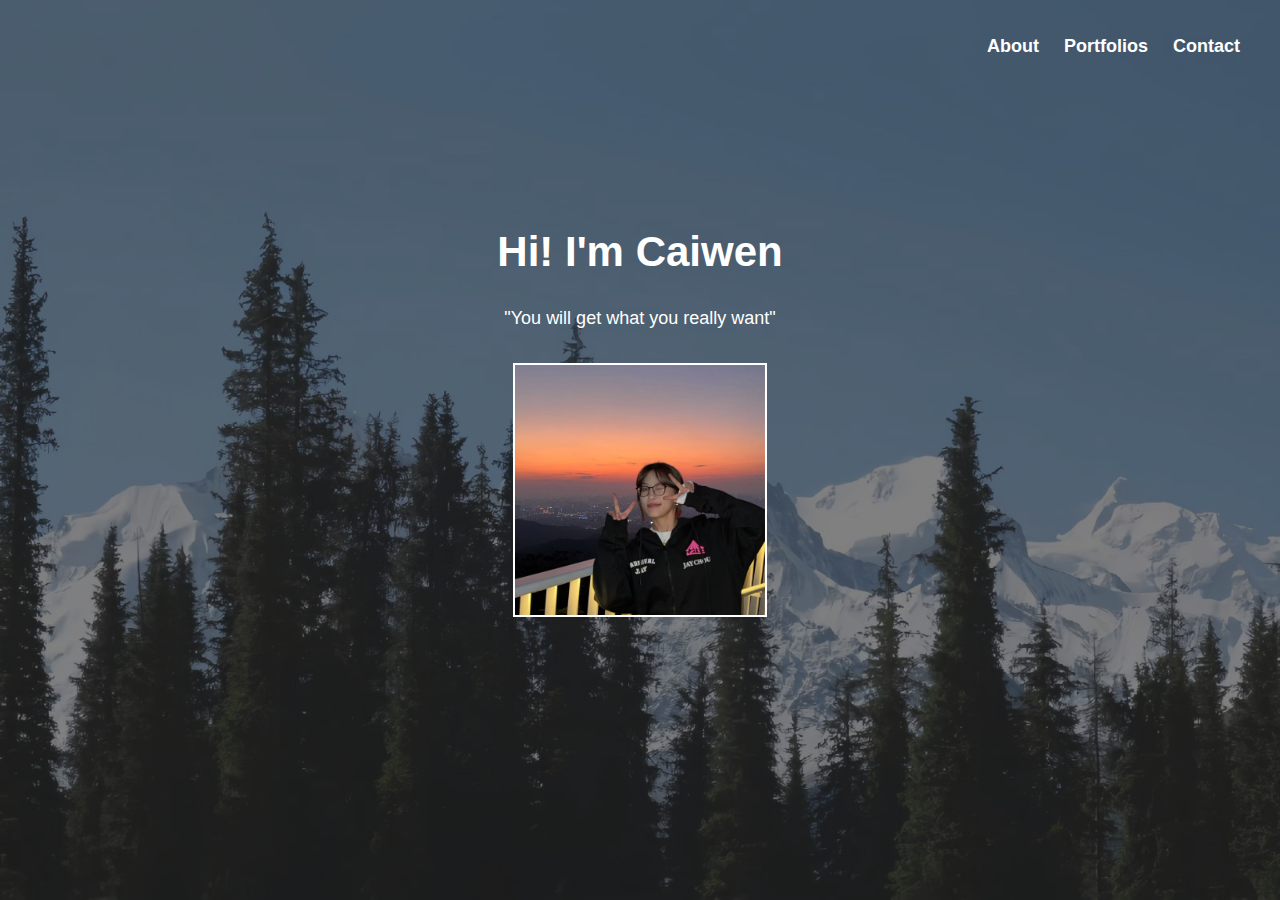
<file: index.html>
<!DOCTYPE html>
<html lang="en">
<head>
  <meta charset="UTF-8" />
  <meta name="viewport" content="width=device-width, initial-scale=1.0"/>
  <title>Caiwen | Portfolio</title>
  <link rel="stylesheet" href="style.css" />
</head>
<body>
  <div class="overlay">
    <!-- Navigation Bar -->
    <nav>
      <ul>
        <li><a href="about.html">About</a></li>
        <li><a href="portfolio.html">Portfolios</a></li>
        <li><a href="contact.html">Contact</a></li>
      </ul>
    </nav>

    <!-- Self Introduction -->
    <main>
      <h1>Hi! I'm Caiwen</h1>
      <p>
        "You will get what you really want"
      </p>
      <img src="assets/selfie2.jpg" alt="Caiwen's Photo" class="profile-pic" />
    </main>
  </div>
</body>
</html>
</file>
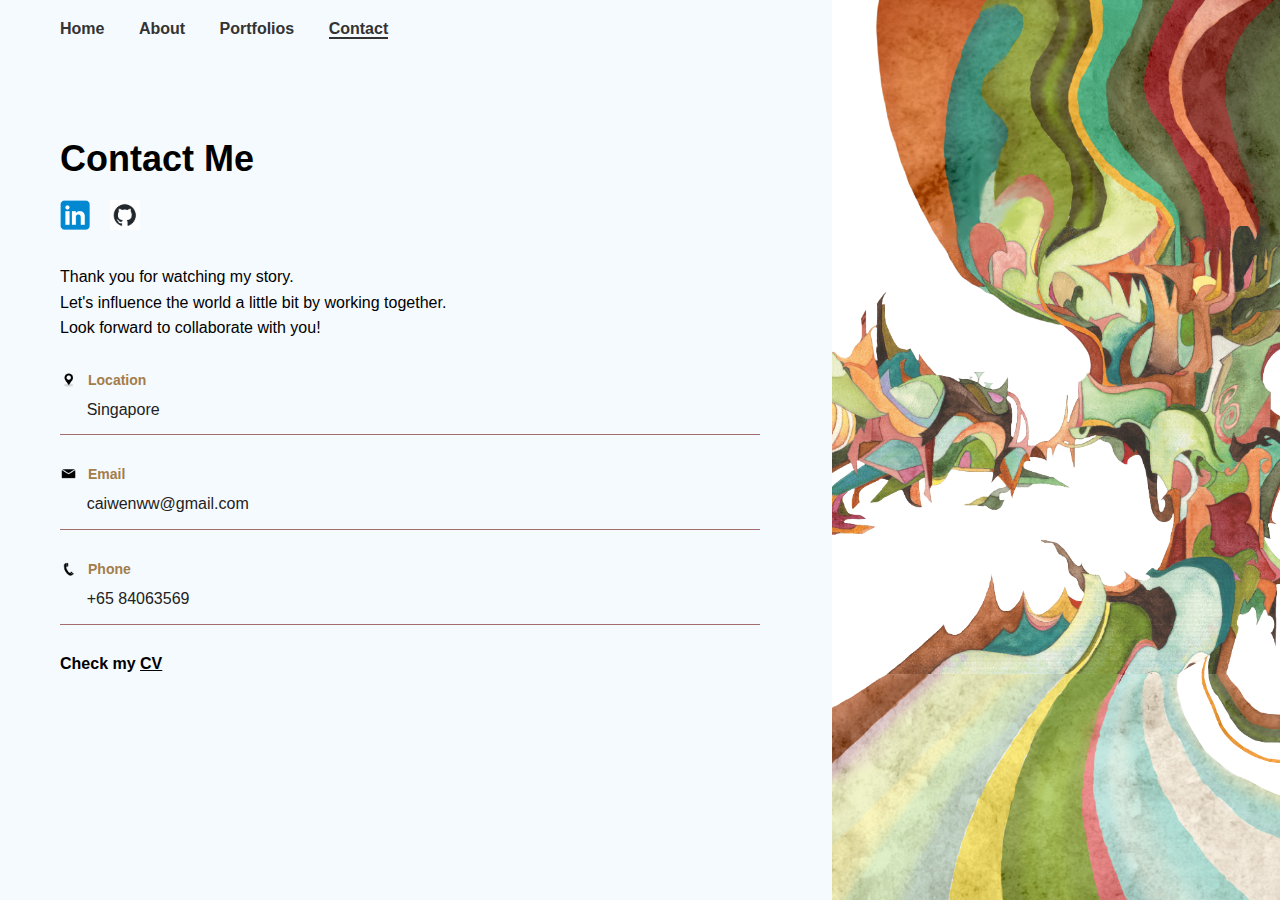
<file: contact.html>
<!DOCTYPE html>
<html lang="en">
<head>
  <meta charset="UTF-8" />
  <meta name="viewport" content="width=device-width, initial-scale=1.0"/>
  <title>Contact</title>
  <link rel="stylesheet" href="contact.css" />
</head>
<body>
  <!-- 背景图容器 -->
  <div class="right-bg"></div>

<!-- 导航栏 -->
  <header class="top-bar">
    <nav class="nav-left">
      <a href="index.html">Home</a>
      <a href="about.html">About</a>
      <a href="portfolio.html">Portfolios</a>
      <a href="contact.html" class="active">Contact</a>
    </nav>
  </header>

  <!-- 内容层 -->
  <div class="main-content">

    <!-- 联系板块 -->
    <section class="contact-section">
      <h1>Contact Me</h1>

      <!-- 社交图标 -->
      <div class="social-icons">
        <a href="https://www.linkedin.com/in/caiwen-wang-5b49972b8/" target="_blank">
          <img src="assets/linkedin.png" alt="LinkedIn">
        </a>
        <a href="https://github.com/caiwenww" target="_blank">
          <img src="assets/github.jpg" alt="GitHub">
        </a>
      </div>

      <!-- 介绍语 -->
      <p class="intro">
        Thank you for watching my story.<br>
        Let's influence the world a little bit by working together.<br>
        Look forward to collaborate with you!
      </p>

      <!-- 联系方式 -->
      <div class="info-item">
        <div class="info-label">
          <img src="assets/location.png" alt="Location">
          <span class="label-title">Location</span>
        </div>
        <p class="info-content">&nbsp;&nbsp;&nbsp;&nbsp;&nbsp;&nbsp;Singapore</p>
      </div>

      <div class="info-item">
        <div class="info-label">
          <img src="assets/email.png" alt="Email">
          <span class="label-title">Email</span>
        </div>
        <p class="info-content">&nbsp;&nbsp;&nbsp;&nbsp;&nbsp;&nbsp;caiwenww@gmail.com</p>
      </div>

      <div class="info-item">
        <div class="info-label">
          <img src="assets/phone.png" alt="Phone">
          <span class="label-title">Phone</span>
      </div>
      <p class="info-content">&nbsp;&nbsp;&nbsp;&nbsp;&nbsp;&nbsp;+65 84063569</p>
      </div>


      <!-- 下载CV -->
      <div class="cv-link">
        <a href="assets/my_cv.pdf" download>Check my <u>CV</u></a>
      </div>
    </section>
  </div>
</body>
</html>
</file>
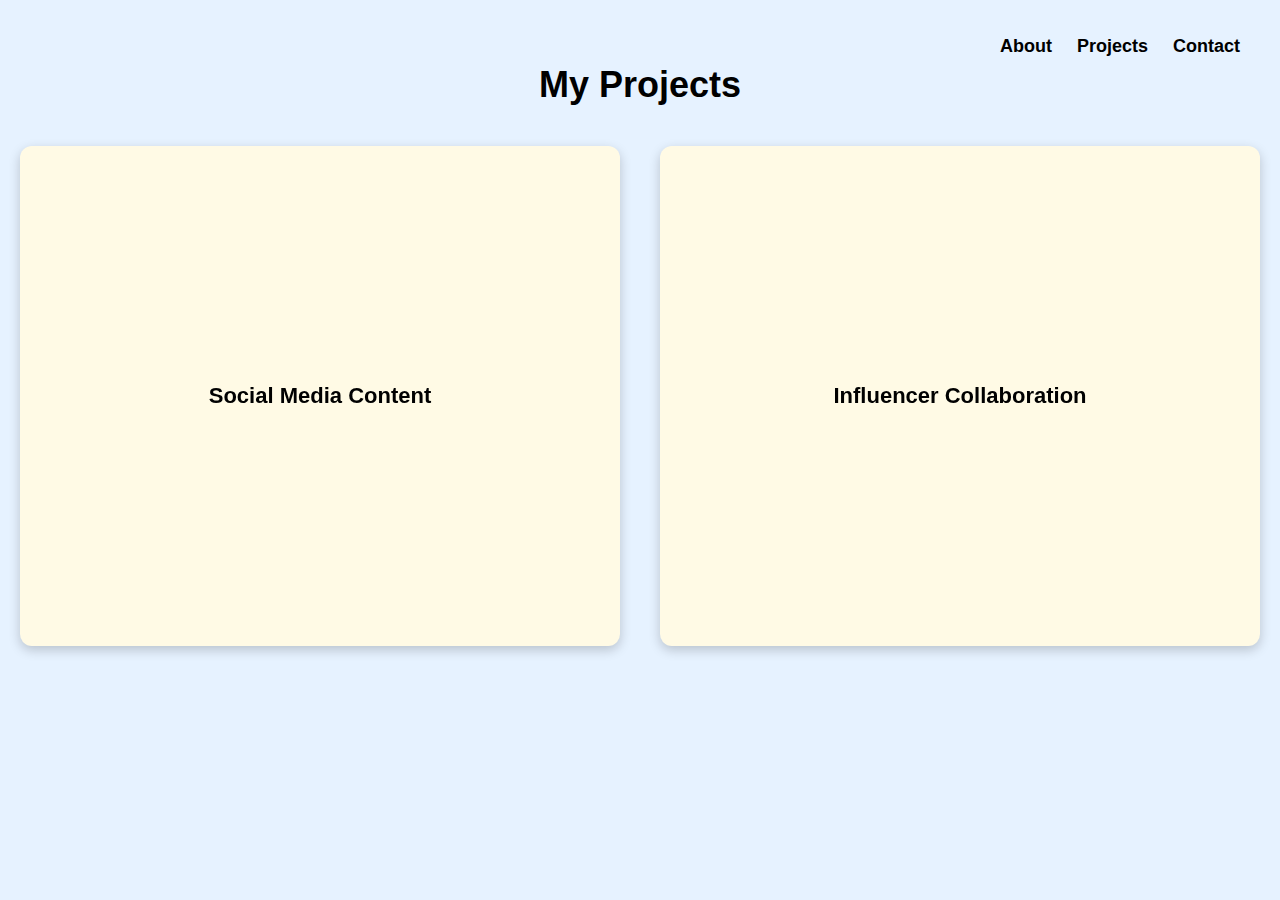
<file: projects.html>
<!DOCTYPE html>
<html lang="en">
<head>
  <meta charset="UTF-8">
  <meta name="viewport" content="width=device-width, initial-scale=1.0">
  <title>My Projects</title>
  <link rel="stylesheet" href="projects.css">
</head>
<body>
    <!-- 导航栏 -->
    <nav>
      <ul>
        <li><a href="#about">About</a></li>
        <li><a href="#projects.html">Projects</a></li>
        <li><a href="#contact">Contact</a></li>
      </ul>
    </nav>
  <h1 class="page-title">My Projects</h1>

  <div class="project-sections">
    <!-- Section: Social Media Content -->
    <div class="project-card">
      <div class="card-front" onclick="flipCard(this)">
        <h2>Social Media Content</h2>
      </div>
      <div class="card-back" onclick="flipCard(this)">
        <h3>At 7am</h3>
        <div class="video-thumbnails">
          <a href="https://www.instagram.com/p/DGu-QFtvdeQ/" target="_blank"><img src="assets/7am-vid1.png" alt="vid1"></a>
          <a href="https://www.instagram.com/p/DHdaFCsPuUf/" target="_blank"><img src="assets/7am-vid2.png" alt="vid2"></a>
          <a href="https://www.instagram.com/p/DI3fkuTPGdZ/" target="_blank"><img src="assets/7am-vid3.png" alt="vid3"></a>
        </div>
        <h3>At Sansi</h3>
        <div class="video-thumbnails">
          <a href="https://www.instagram.com/p/C1zCAB3vUXR/" target="_blank"><img src="assets/sansi-vid1.png" alt="vid4"></a>
          <a href="https://www.instagram.com/p/C2pk89rvlfw/?img_index=1" target="_blank"><img src="assets/sansi-vid2.png" alt="vid5"></a>
          <a href="https://www.instagram.com/p/C06GdQcukdB/" target="_blank"><img src="assets/sansi-vid3.png" alt="vid6"></a>
        </div>
        <h3>At JJ's House</h3>
        <div class="video-thumbnails">
          <a href="https://www.tiktok.com/@jjshouseofficial/video/7160953539647376641" target="_blank"><img src="assets/JJS-vid1.png" alt="vid4"></a>
          <a href="https://www.tiktok.com/@jjshouseofficial/video/7242611781259136258" target="_blank"><img src="assets/JJS-vid2.png" alt="vid5"></a>
          <a href="https://www.tiktok.com/@jjshouseofficial/video/7243610225633152274" target="_blank"><img src="assets/JJS-vid3.png" alt="vid6"></a>
        </div>
      </div>
    </div>

    <!-- Section: Influencer Collaboration -->
    <div class="project-card">
      <div class="card-front" onclick="flipCard(this)">
        <h2>Influencer Collaboration</h2>
      </div>
      <div class="card-back" onclick="flipCard(this)">
        <h3>At Sansi</h3>
        <div class="video-thumbnails">
          <a href="https://www.instagram.com/p/C1cLx_tsh2r/" target="_blank"><img src="assets/vid1-influencer-sansi.png" alt="vid7"></a>
          <a href="https://www.youtube.com/watch?v=k7J0p9xbVH8" target="_blank"><img src="assets/vid2-influencer-sansi.png" alt="vid8"></a>
          <a href="https://www.tiktok.com/@juni.plants/video/7343807254954528042" target="_blank"><img src="assets/vid3-influencer-sansi.png" alt="vid9"></a>
        </div>
        <h3>At JJ's House</h3>
        <div class="video-thumbnails">
          <a href="https://www.tiktok.com/@haley__robinson/video/7198665697054985514" target="_blank"><img src="assets/vid1-jjs.png" alt="vid10"></a>
          <a href="https://www.tiktok.com/@shilanshoko/video/7078525480164527365" target="_blank"><img src="assets/vid2-jjs.png" alt="vid11"></a>
          <a href="https://www.tiktok.com/@morganrudgexx/video/7211554345475935493" target="_blank"><img src="assets/vid3-jjs.png" alt="vid12"></a>
        </div>
      </div>
    </div>
  </div>

  <script>
    function flipCard(element) {
      const card = element.parentElement;
      card.classList.toggle('flipped');
    }
  </script>
</body>
</html>
</file>
<file: style.css>
/* background img */
body {
  margin: 0;
  padding: 0;
  background-image: url("assets/background.jpg"); 
  background-size: cover;
  background-position: center;
  font-family: Arial, sans-serif;
  color: white;
}

/* 背景遮罩 */
.overlay {
  background-color: rgba(45, 45, 45, 0.6);
  min-height: 100vh;
  width: 100%;
  padding: 20px;
  box-sizing: border-box;
}

/* 导航栏样式 */
nav {
  position: absolute;
  top: 20px;
  right: 40px;
}

nav ul {
  list-style: none;
  display: flex;
  gap: 25px;
}

nav a {
  text-decoration: none;
  color: white;
  font-weight: bold;
  font-size: 18px;
}

/* 自我介绍样式 */
main {
  display: flex;
  flex-direction: column;
  align-items: center;
  margin-top: 20vh;
  text-align: center;
}

main h1 {
  font-size: 42px;
  margin-bottom: 10px;
}

main p {
  font-size: 18px;
  line-height: 1.6;
  max-width: 600px;
  margin-bottom: 30px;
}

/* 个人照片 */
.profile-pic {
  width: 250px;
  height: 250px;
  object-fit: cover;
  display: block;
  border: 2px solid rgb(255, 255, 255);
}
</file>
<file: contact.css>
body {
  margin: 0;
  font-family: Arial, sans-serif;
  background-color: #f5faff;
}

.top-bar {
  display: flex;
  justify-content: space-between;
  align-items: flex-start;
  padding: 20px 60px;
  position: relative;
  z-index: 2;
}

.nav-left a {
  margin-right: 30px;
  text-decoration: none;
  color: #333;
  font-weight: bold;
}

.nav-left a.active {
  border-bottom: 2px solid #333;
}

/* 背景图铺满右侧 */
.right-bg {
  position: absolute;
  top: 0;
  right: 0;
  width: 35vw;
  height: 100vh;
  background-image: url("assets/nujabes.png");
  background-size: cover;
  background-position: center;
  z-index: 0;
}

/* 主体内容 */
.main-content {
  position: relative;
  z-index: 1;
  max-width: 700px;
  padding: 40px 60px;
}

.contact-section h1 {
  font-size: 36px;
  margin: 40px 0 20px;
}

.social-icons {
  display: flex;
  gap: 20px;
  margin-bottom: 30px;
}

.social-icons img {
  width: 30px;
  height: 30px;
}

/* 介绍语 */
.intro {
  font-size: 16px;
  line-height: 1.6;
  margin-bottom: 30px;
}

/* 联系方式 */
.contact-info {
  margin-top: 40px;
}

.info-item {
  margin-bottom: 30px;
  border-bottom: 1px solid #a36d6d;
  padding-bottom: 12px;
}

.info-label {
  display: flex;
  align-items: center;
  gap: 10px;
  margin-bottom: 8px;
}

.info-label img {
  width: 18px;
  height: 18px;
  object-fit: contain;
}

.label-title {
  font-weight: bold;
  color: #a37d4a;
  font-size: 14px;
}

.info-content {
  margin: 0;
  color: #222;
  font-size: 16px;
  line-height: 1.6;
}

/* 下载链接 */
.cv-link a {
  text-decoration: none;
  font-weight: bold;
  font-size: 16px;
  color: #000;
}

.cv-link a u {
  text-decoration: underline;
}
</file>
<file: projects.css>
body {
  margin: 0;
  font-family: 'Arial', sans-serif;
  background-color: #e6f2ff;
  /*color: #333;*/
  text-align: center;
  padding: 40px 20px;
}

.page-title {
  font-size: 36px;
  margin-bottom: 40px;
}

/* 导航栏样式 */
nav {
  position: absolute;
  top: 20px;
  right: 40px;
}

nav ul {
  list-style: none;
  display: flex;
  gap: 25px;
}

nav a {
  text-decoration: none;
  color: rgb(0, 0, 0);
  font-weight: bold;
  font-size: 18px;
}

/* 整体容器 */
.project-sections {
  display: flex;
  flex-wrap: wrap;
  justify-content: center;
  gap: 40px;
}

/* 单张卡片 */
.project-card {
  width: 600px;
  height: 500px;
  perspective: 1000px;
  position: relative;
}

/* 正反面通用样式 */
.card-front,
.card-back {
  width: 100%;
  height: 100%;
  position: absolute;
  backface-visibility: hidden;
  border-radius: 12px;
  overflow: hidden;
  box-shadow: 0 4px 12px rgba(0,0,0,0.2);
  transition: transform 0.8s ease-in-out;
  background-color: #fffae5;
  padding: 20px;
  box-sizing: border-box;
}

/* 正面样式 */
.card-front {
  z-index: 2;
  cursor: pointer;
  display: flex;
  align-items: center;
  justify-content: center;
  flex-direction: column;
}

.card-front h2 {
  margin: 0;
  font-size: 22px;
}

/* 背面样式 */
.card-back {
  transform: rotateY(180deg);
  overflow-y: auto;
}

.card-back h3 {
  margin: 16px 0 10px;
  font-size: 18px;
}

.video-thumbnails {
  display: flex;
  justify-content: center;
  gap: 10px;
  margin-bottom: 20px;
}

.video-thumbnails img {
  width: 70px;
  height: 70px;
  object-fit: cover;
  border-radius: 6px;
  transition: transform 0.3s ease;
}

.video-thumbnails img:hover {
  transform: scale(1.05);
}

/* 卡片翻转逻辑 */
.project-card.flipped .card-front {
  transform: rotateY(180deg);
}

.project-card.flipped .card-back {
  transform: rotateY(0);
  z-index: 3;
}
</file>
